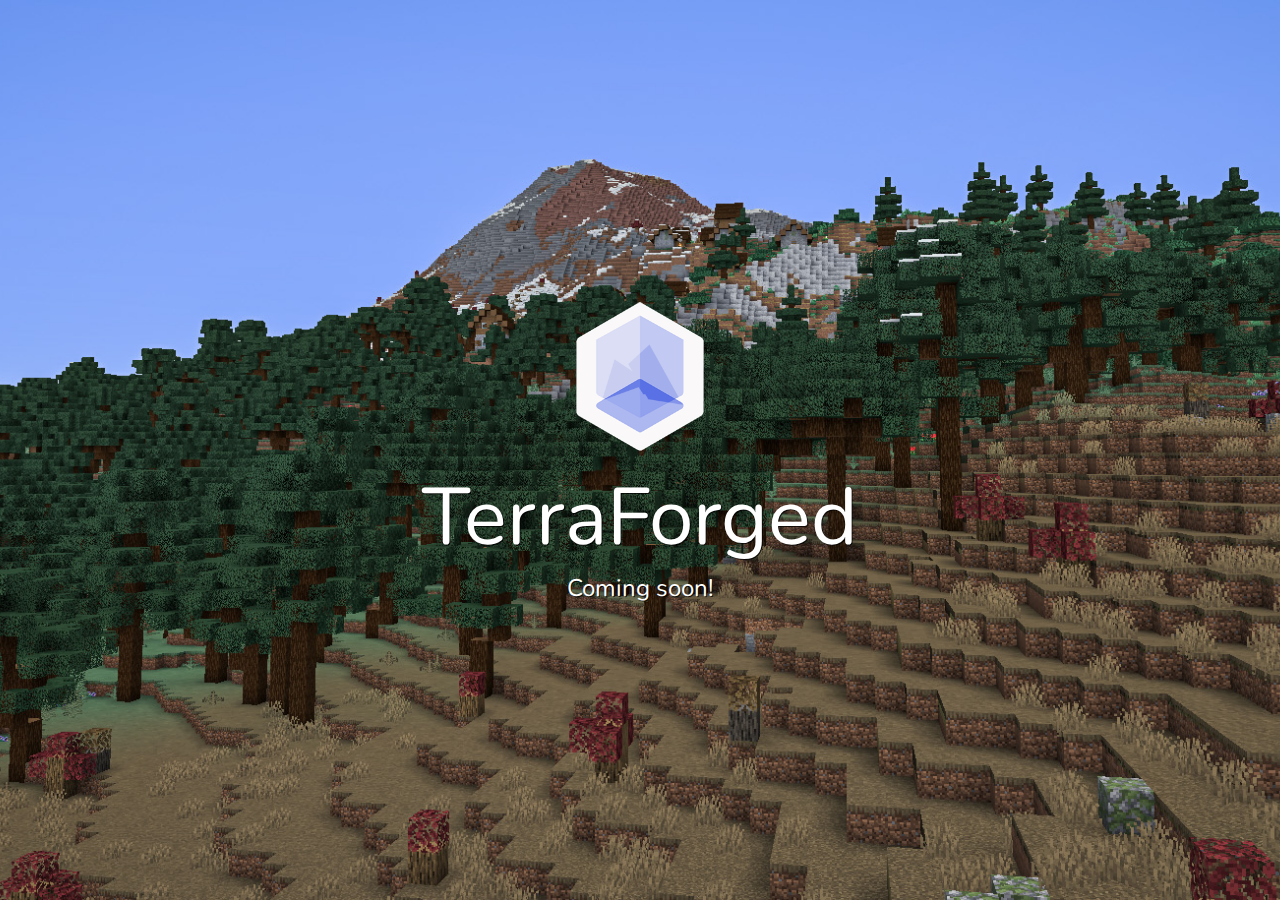
<file: landing.html>
<!DOCTYPE html>
<html lang="en">
<head>
    <meta charset="UTF-8">
    <title>TerraForged</title>
    <link rel="stylesheet" href="css/style.css">
    <link rel="stylesheet" href="css/banner.css">
    <link rel="stylesheet" href="css/content.css">
    <link rel="shortcut  icon" type="image/png" href="icon/favicon.png">
    <link rel="stylesheet" href="https://fonts.googleapis.com/css?family=Nunito&display=swap">
    <script async src="script/lazy.js"></script>
    <script async src="https://www.googletagmanager.com/gtag/js?id=UA-132658705-2"></script>
    <script>
        window.dataLayer = window.dataLayer || [];
        function gtag(){dataLayer.push(arguments);}
        gtag('js', new Date());
        gtag('config', 'UA-132658705-2');
    </script>
</head>
<body>
<div class="banner-container">
    <div class="banner">
        <div class="splash">
            <div class="logo"></div>
            <div class="splash-title">TerraForged</div>
            <div class="splash-sub">Coming soon!</div>
        </div>
    </div>
</div>
</body>
</html>
</file>
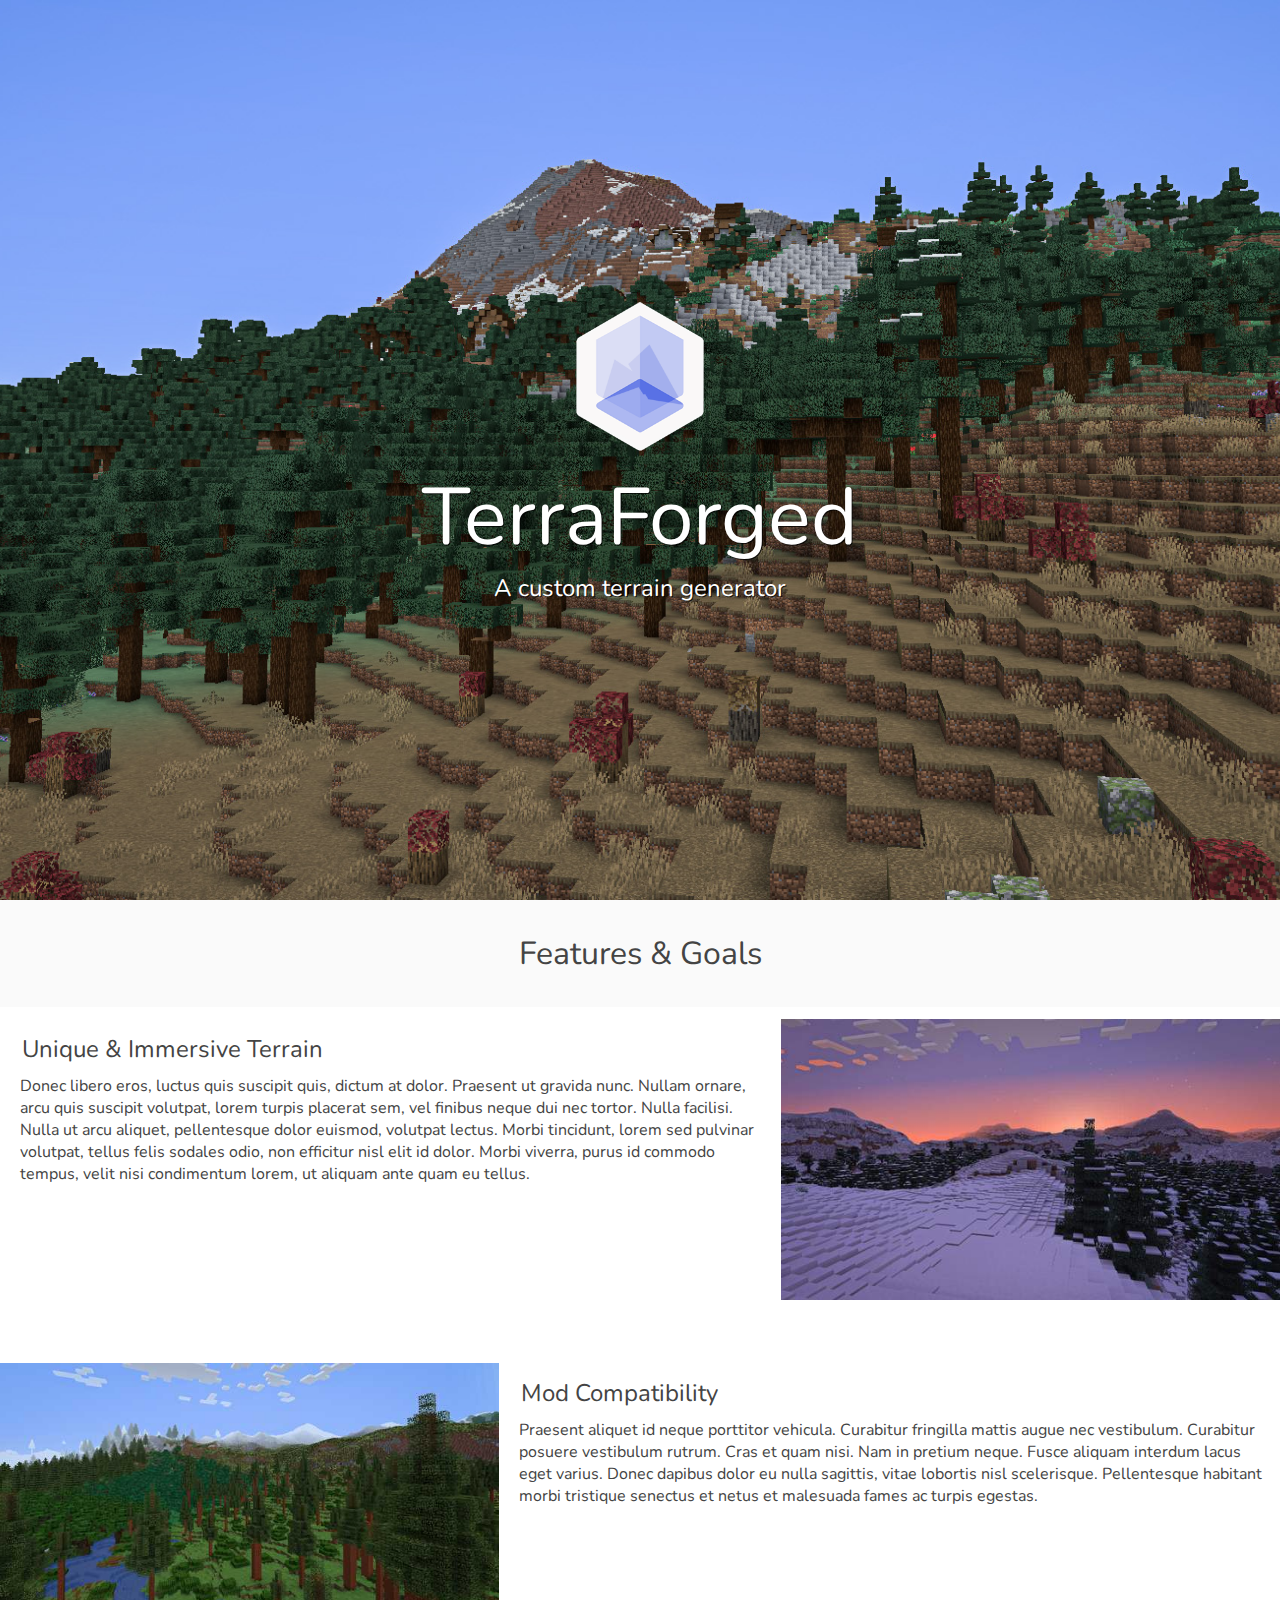
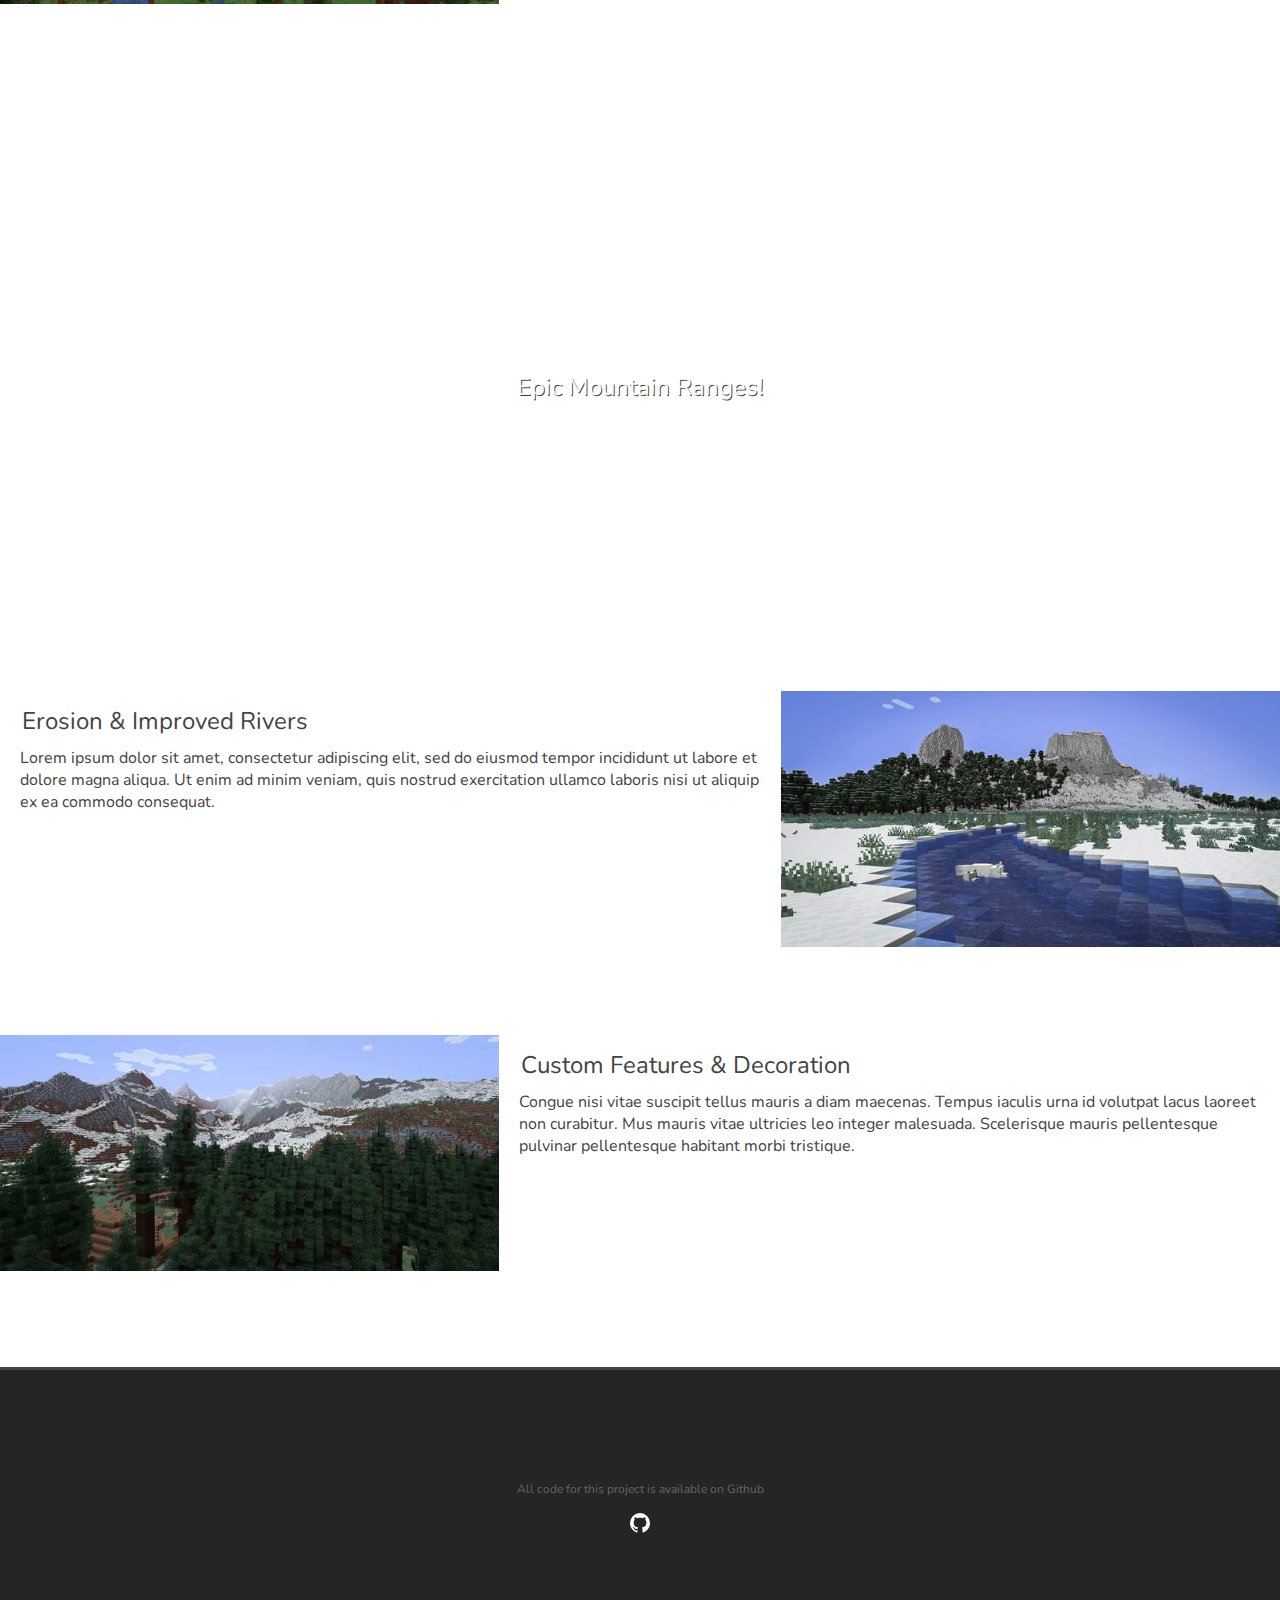
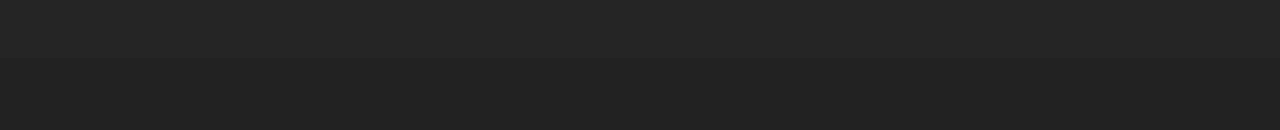
<file: test.html>
<!DOCTYPE html>
<html lang="en">
<head>
    <meta charset="UTF-8">
    <title>TerraForged</title>
    <link rel="stylesheet" href="css/style.css">
    <link rel="stylesheet" href="css/banner.css">
    <link rel="stylesheet" href="css/content.css">
    <link rel="shortcut  icon" type="image/png" href="icon/favicon.png">
    <link rel="stylesheet" href="https://fonts.googleapis.com/css?family=Nunito&display=swap">
    <script async src="script/lazy.js"></script>
    <script async src="https://www.googletagmanager.com/gtag/js?id=UA-132658705-2"></script>
    <script>
        window.dataLayer = window.dataLayer || [];
        function gtag(){dataLayer.push(arguments);}
        gtag('js', new Date());
        gtag('config', 'UA-132658705-2');
    </script>
</head>
<body>
<div class="banner-container">
    <div class="banner">
        <div class="splash">
            <div class="logo"></div>
            <div class="splash-title">TerraForged</div>
            <div class="splash-sub">A custom terrain generator</div>
        </div>
    </div>
</div>
<div class="content">
    <div class="section-heading">Features & Goals</div>
    <div class="section">
        <div class="section-text">
            <div class="section-title">
                Unique & Immersive Terrain
            </div>
            <div class="section-description">
                Donec libero eros, luctus quis suscipit quis, dictum at dolor. Praesent ut gravida nunc. Nullam ornare,
                arcu quis suscipit volutpat, lorem turpis placerat sem, vel finibus neque dui nec tortor.
                Nulla facilisi. Nulla ut arcu aliquet, pellentesque dolor euismod, volutpat lectus. Morbi tincidunt,
                lorem sed pulvinar volutpat, tellus felis sodales odio, non efficitur nisl elit id dolor.
                Morbi viverra, purus id commodo tempus, velit nisi condimentum lorem, ut aliquam ante quam eu tellus.
            </div>
        </div>
        <div class="section-image">
            <img class="link" src="image/thumb/sunset-1.jpg" data-src="image/sunset-1.jpg" alt="Sunset 1">
        </div>
    </div>
    <div class="section">
        <div class="section-image">
            <img class="link" src="image/thumb/bop-1.jpg" data-src="image/bop-1.jpg" alt="TerraForged & Biomes o' Plenty">
        </div>
        <div class="section-text">
            <div class="section-title">
                Mod Compatibility
            </div>
            <div class="section-description">
                Praesent aliquet id neque porttitor vehicula. Curabitur fringilla mattis augue nec vestibulum.
                Curabitur posuere vestibulum rutrum. Cras et quam nisi. Nam in pretium neque. Fusce aliquam interdum
                lacus eget varius. Donec dapibus dolor eu nulla sagittis, vitae lobortis nisl scelerisque. Pellentesque
                habitant morbi tristique senectus et netus et malesuada fames ac turpis egestas.
            </div>
        </div>
    </div>
    <div class="section">
        <div class="section-image">
            <div class="section-banner">
                <div class="splash">
                    <div class="splash-sub">Epic Mountain Ranges!</div>
                </div>
            </div>
        </div>
    </div>
    <div class="section">
        <div class="section-text">
            <div class="section-title">
                Erosion & Improved Rivers
            </div>
            <div class="section-description">
                Lorem ipsum dolor sit amet, consectetur adipiscing elit, sed do eiusmod tempor incididunt ut labore et
                dolore magna aliqua. Ut enim ad minim veniam, quis nostrud exercitation ullamco laboris nisi ut aliquip
                ex ea commodo consequat.
            </div>
        </div>
        <div class="section-image">
            <img class="link" src="image/thumb/hills-1.jpg" data-src="image/hills-1.jpg" alt="Hills 1">
        </div>
    </div>
    <div class="section">
        <div class="section-image">
            <img class="link" src="image/thumb/mountains-1.jpg" data-src="image/mountains-1.jpg" alt="Mountains 1">
        </div>
        <div class="section-text">
            <div class="section-title">
                Custom Features & Decoration
            </div>
            <div class="section-description">
                Congue nisi vitae suscipit tellus mauris a diam maecenas. Tempus iaculis urna id volutpat lacus laoreet
                non curabitur. Mus mauris vitae ultricies leo integer malesuada. Scelerisque mauris pellentesque
                pulvinar pellentesque habitant morbi tristique.
            </div>
        </div>
    </div>
</div>
<footer>
    <a href="https://github.com/TerraForged/TerraForged" target="_blank">
        <div>
            <sub>All code for this project is available on Github</sub>
            <p>
                <svg style="width:24px;height:24px" viewBox="0 0 24 24">
                    <path fill="#ffffff" d="M12,2A10,10 0 0,0 2,12C2,16.42 4.87,20.17 8.84,21.5C9.34,21.58 9.5,21.27 9.5,21C9.5,20.77 9.5,20.14 9.5,19.31C6.73,19.91 6.14,17.97 6.14,17.97C5.68,16.81 5.03,16.5 5.03,16.5C4.12,15.88 5.1,15.9 5.1,15.9C6.1,15.97 6.63,16.93 6.63,16.93C7.5,18.45 8.97,18 9.54,17.76C9.63,17.11 9.89,16.67 10.17,16.42C7.95,16.17 5.62,15.31 5.62,11.5C5.62,10.39 6,9.5 6.65,8.79C6.55,8.54 6.2,7.5 6.75,6.15C6.75,6.15 7.59,5.88 9.5,7.17C10.29,6.95 11.15,6.84 12,6.84C12.85,6.84 13.71,6.95 14.5,7.17C16.41,5.88 17.25,6.15 17.25,6.15C17.8,7.5 17.45,8.54 17.35,8.79C18,9.5 18.38,10.39 18.38,11.5C18.38,15.32 16.04,16.16 13.81,16.41C14.17,16.72 14.5,17.33 14.5,18.26C14.5,19.6 14.5,20.68 14.5,21C14.5,21.27 14.66,21.59 15.17,21.5C19.14,20.16 22,16.42 22,12A10,10 0 0,0 12,2Z"></path>
                </svg>
            </p>
        </div>
    </a>
</footer>
</body>
</html>
</file>
<file: css/style.css>
body {
    margin: 0;
    padding: 0;
    color: #444;
    background-color: #f3f3f3;
    font-family: "Nunito", sans-serif;
}

footer {
    color: #666;
    font-size: 0.9em;
    height: 20em;
    background-color: #252525;
    display: flex;
    flex-direction: column;
    align-items: center;
    justify-content: center;
    text-align: center;
    border-top: 0.25em solid #444;
    border-bottom: 5em solid #222;
}

footer img {
    height: 4em;
}

footer a {
    color: #666;
    text-decoration: none;
    transition: color .1s;
}

footer a:hover {
    color: #009de6;
    transition: color .1s;
}

.no-pad {
    padding: 0 !important;
    min-height: auto !important;
}

.link {
    color: #009de6;
}

.tiny {
    padding: 1em;
    font-size: 0.8em;
}

.italic {
    font-style: italic;
}

.fit-left {
    object-position: left;
}

.fit-right {
    object-position: right;
}
</file>
<file: css/banner.css>
.banner-container {
    display: flex;
    height: 100vh;
}

.banner {
    background: url("../image/village-1.jpg") no-repeat fixed center;
    background-size: cover;
    flex-grow: 1;
    display: flex;
    align-items: center;
    justify-content: center;
}

.splash {
    color: white;
    text-align: center;
    text-shadow: 1px 1px rgba(0, 0, 0, 0.75);
}

.splash-title {
    font-size: 5em;
}

.splash-sub {
    font-size: 1.5em;
}

.logo {
    background: url("../icon/terraforged.png") no-repeat center;
    background-size: cover;
    display: inline-block;
    width: 10em;
    height: 10em;
}
</file>
<file: css/content.css>
.content {
    max-width: 1600px;
    margin: auto;
    background-color: #fff;
}

.section {
    padding: 0.75em 0;
    min-height: 20em;
    display: flex;
    align-items: stretch;
    justify-content: space-around;
}

.gallery {
    min-height: 25em;
}

.section-heading {
    font-size: 2em;
    padding: 1em 1.5em;
    text-align: center;
    background-color: #fafafa;
}

.section-blurb {
    padding: 1.5em 0.5em;
    margin: auto;
    width: 75%;
    box-sizing: border-box;
}

.section-video {
    display: block;
    width: 100%;
    margin: auto;
}

.section-text {
    position: relative;
    flex-grow: 1;
    width: 60%;
    padding: 0.5em 1em;
}

.section-title {
    width: 100%;
    font-size: 1.5em;
    padding: 0.25em;
}

.section-description {
    width: 100%;
    font-size: 1em;
    padding: 0.25em;
}

.section-banner {
    flex-grow: 1 !important;
    display: flex !important;
    align-items: center !important;
    justify-content: center !important;
    min-height: 35em !important;
    height: 100% !important;
    background-size: cover !important;
}

.section-banner-1 {
    background: url("../image/mountains-3.jpg") no-repeat fixed top center;
}

.section-banner-2 {
    background: url("../image/taiga-1.jpg") no-repeat fixed top center;
}

.section-image {
    flex-grow: 1;
    width: 40%;
    overflow: hidden;
}

.gallery .section-image {
    display: flex;
}

.section-image img {
    width: 100%;
    overflow: hidden;
    object-fit: cover;
    object-position: center;
    transition: filter .1s, transform .2s;
}

.section-image img:hover {
    filter: brightness(105%);
    transform: scale(1.025);
    transition: filter .1s, transform .2s;
}

.gallery .section-image {
    transition: width .2s;
    margin: 0.1em;
}

.gallery .section-image:hover {
    flex-grow: 2;
    width: 100%;
    transition: width .2s;
}

.gallery .section-image img {
    transition: filter .1s, transform .1s;
}

.gallery img:hover {
    transform: scale(1.1);
    filter: brightness(110%);
    transition: filter .1s, transform .1s;
}

.section-footer {
    position: absolute;
    bottom: 0;
    font-size: 0.75em;
}

.section-row {
    display: flex;
    justify-content: center;
}

.section-vert {
    flex-direction: column;
}

.section-justify {
    align-items: center;
    justify-content: center;
}

.section-map {
    display: flex;
    flex-direction: column;
    align-items: center;
    justify-content: center;
    width: 100%;
    height: 40em;
}

.section-map iframe {
    width: 98%;
    flex-grow: 1;
    border: none;
}

.section-button {
    display: flex;
    margin: 1em auto;
    align-items: center;
    justify-content: center;
    color: #fdfdfd;
    width: 9em;
    height: 3em;
    font-size: 1.05em;
    text-decoration: none;
    background-color: #3e95d2;
    box-shadow: 0 0 0.1em 0 rgba(0, 0, 0, 0.5);
    transition: box-shadow .025s, filter .025s;
}

.section-button:hover {
    filter: brightness(1.05);
    box-shadow: 0 0 0.2em 0 rgba(0, 0, 0, 0.65);
}

.section-button:active {
    filter: brightness(1.2);
    box-shadow: 0 0 0.2em 0 rgba(0, 0, 0, 0.8);
}

.button-container {
    padding-top: 3em;
    padding-bottom: 1em;
}

.margin {
    margin: 0.5em;
}

.quote {
    padding-top: 2em;
    font-style: italic;
}

.sign-off {
    padding-top: 0.5em;
}

.right {
    object-position: right !important;
}
</file>
